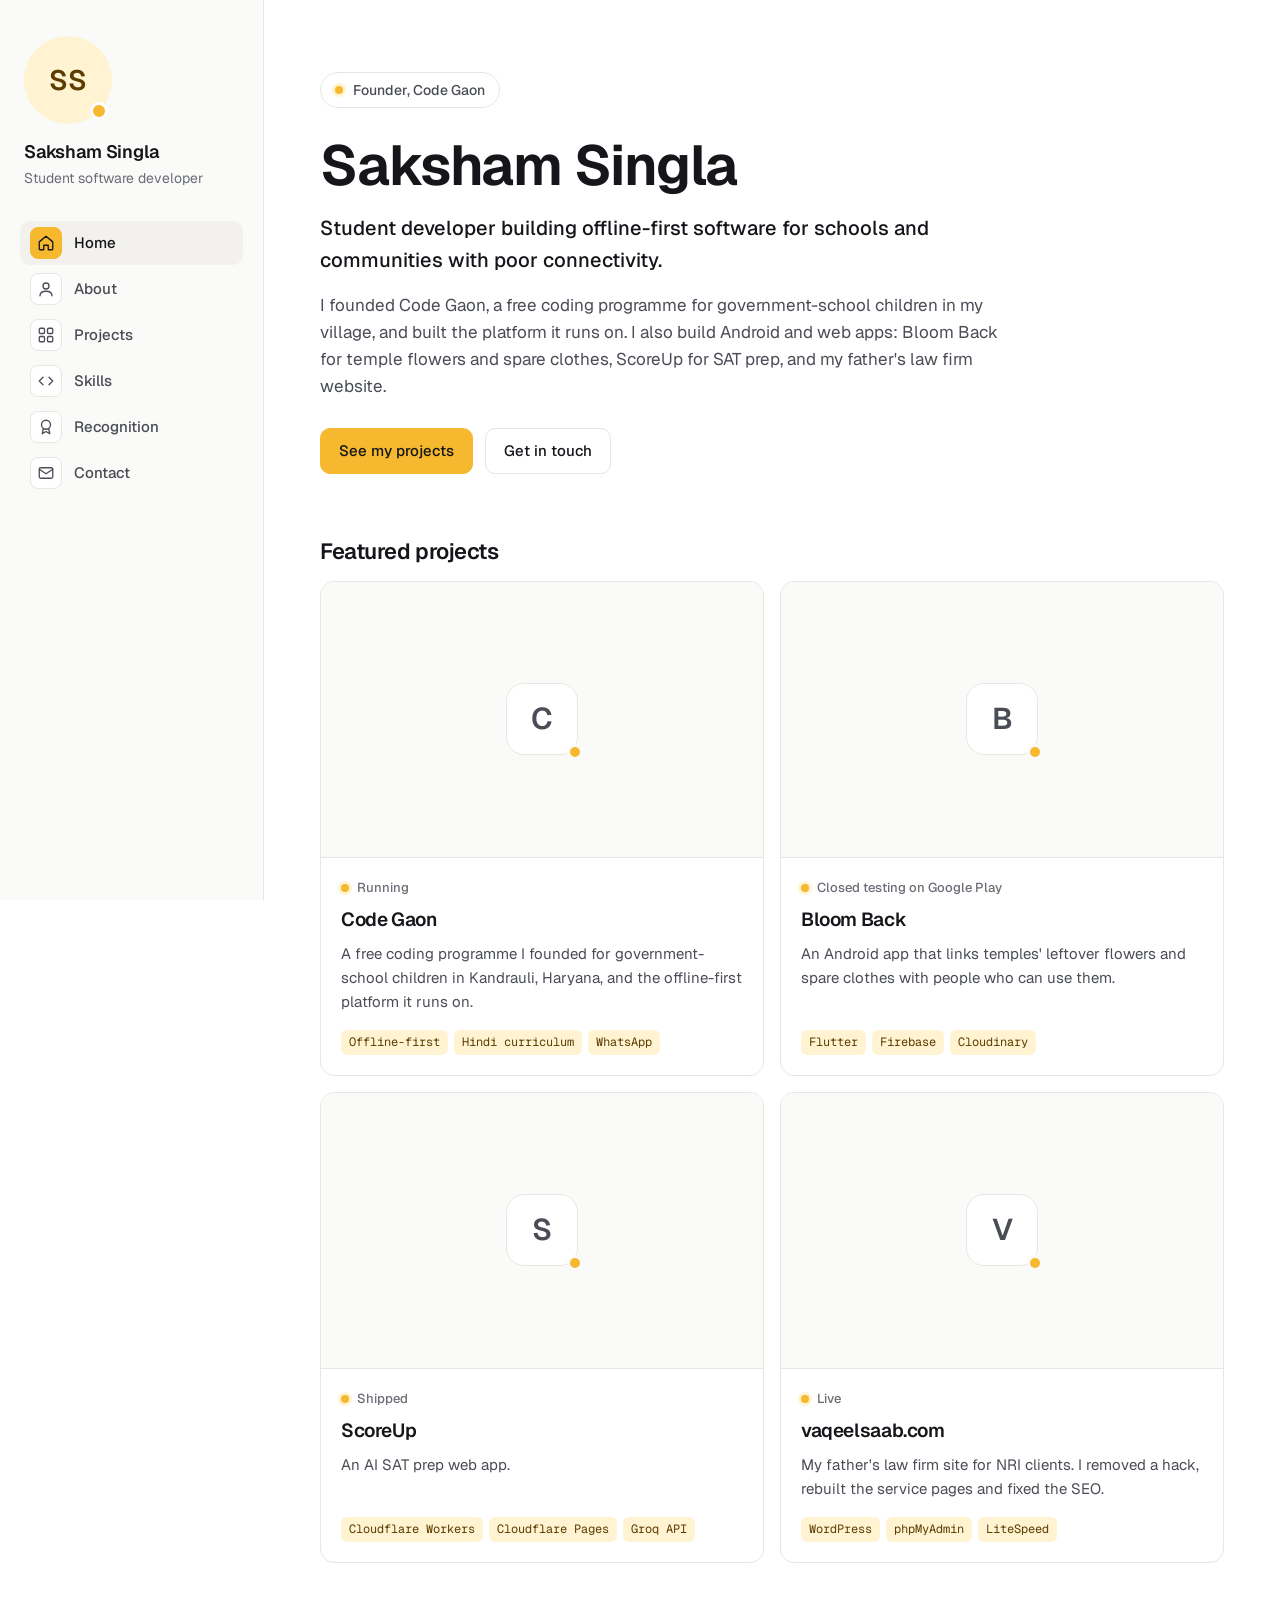
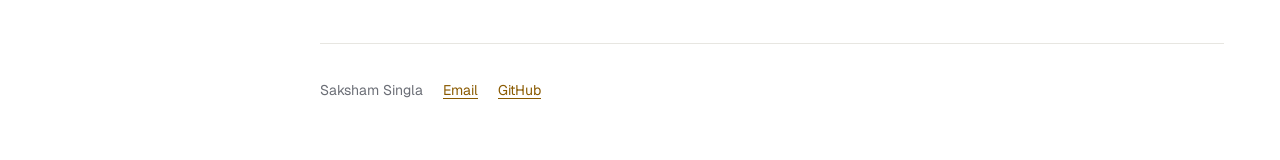
<file: index.html>
<!doctype html>
<html lang="en">
<head>
  <meta charset="utf-8">
  <meta name="viewport" content="width=device-width, initial-scale=1">
  <title>Saksham Singla</title>
  <meta name="description" content="Saksham Singla, student developer building offline-first software for schools and communities. Founder of Code Gaon; builder of Bloom Back and ScoreUp.">
  <meta name="theme-color" content="#FFFFFF">
  <link rel="canonical" href="https://sakshamsingla2022.github.io/">
  <meta property="og:type" content="website">
  <meta property="og:site_name" content="Saksham Singla">
  <meta property="og:url" content="https://sakshamsingla2022.github.io/">
  <meta property="og:title" content="Saksham Singla">
  <meta property="og:description" content="Saksham Singla, student developer building offline-first software for schools and communities. Founder of Code Gaon; builder of Bloom Back and ScoreUp.">
  <meta property="og:image" content="https://sakshamsingla2022.github.io/assets/og-image.png">
  <meta property="og:image:width" content="1200">
  <meta property="og:image:height" content="630">
  <meta property="og:image:alt" content="Saksham Singla, student developer building offline-first software">
  <meta name="twitter:card" content="summary_large_image">
  <script type="application/ld+json">
  {
    "@context": "https://schema.org",
    "@type": "Person",
    "name": "Saksham Singla",
    "url": "https://sakshamsingla2022.github.io/",
    "jobTitle": "Student software developer",
    "address": { "@type": "PostalAddress", "addressLocality": "Haryana, India" },
    "sameAs": ["https://github.com/sakshamsingla2022"],
    "knowsAbout": ["Flutter", "Firebase", "Offline-first software", "Python"]
  }
  </script>
  <link rel="icon" href="favicon.png" type="image/png" sizes="32x32">
  <link rel="icon" href="favicon.svg" type="image/svg+xml">
  <link rel="apple-touch-icon" href="apple-touch-icon.png">
  <link rel="preconnect" href="https://fonts.googleapis.com">
  <link rel="preconnect" href="https://fonts.gstatic.com" crossorigin>
  <!-- Fonts load without blocking the first paint: text shows at once, then switches to Geist. -->
  <link rel="preload" as="style" href="https://fonts.googleapis.com/css2?family=Geist:wght@400;500;600;700&family=Geist+Mono:wght@400;500&display=swap">
  <link rel="stylesheet" href="https://fonts.googleapis.com/css2?family=Geist:wght@400;500;600;700&family=Geist+Mono:wght@400;500&display=swap" media="print" onload="this.media='all'">
  <noscript><link rel="stylesheet" href="https://fonts.googleapis.com/css2?family=Geist:wght@400;500;600;700&family=Geist+Mono:wght@400;500&display=swap"></noscript>
  <link rel="stylesheet" href="style.css">
  <script>document.documentElement.classList.add("js")</script>
</head>
<body>
  <a class="skip" href="#main">Skip to content</a>

  <header class="side">
    <div class="side-top">
      <a class="me" href="index.html">
        <span class="avatar">
          <span class="initials" aria-hidden="true">SS</span>
          <img data-img="photo.jpg" alt="Photo of Saksham Singla" width="88" height="88" hidden onload="this.classList.add('ok')">
          <span class="dot" aria-hidden="true"></span>
        </span>
        <span>
          <span class="me-name">Saksham Singla</span>
          <span class="me-role">Student software developer</span>
        </span>
      </a>
      <button class="menu-btn" type="button" aria-expanded="false" aria-controls="nav">
        <svg viewBox="0 0 24 24" aria-hidden="true"><path d="M4 7h16M4 12h16M4 17h16"/></svg>Menu
      </button>
    </div>
    <nav id="nav" class="nav" aria-label="Main">
      <a href="index.html" class="on" aria-current="page"><span class="ico" aria-hidden="true"><svg viewBox="0 0 24 24"><path d="M3 10.5 12 3l9 7.5V20a1 1 0 0 1-1 1h-5v-6H9v6H4a1 1 0 0 1-1-1z"/></svg></span>Home</a>
      <a href="about.html"><span class="ico" aria-hidden="true"><svg viewBox="0 0 24 24"><circle cx="12" cy="8" r="4"/><path d="M4 21c0-4 3.6-6 8-6s8 2 8 6"/></svg></span>About</a>
      <a href="projects.html"><span class="ico" aria-hidden="true"><svg viewBox="0 0 24 24"><rect x="3" y="3" width="7" height="7" rx="1.5"/><rect x="14" y="3" width="7" height="7" rx="1.5"/><rect x="3" y="14" width="7" height="7" rx="1.5"/><rect x="14" y="14" width="7" height="7" rx="1.5"/></svg></span>Projects</a>
      <a href="skills.html"><span class="ico" aria-hidden="true"><svg viewBox="0 0 24 24"><path d="m8 7-5 5 5 5M16 7l5 5-5 5"/></svg></span>Skills</a>
      <a href="recognition.html"><span class="ico" aria-hidden="true"><svg viewBox="0 0 24 24"><circle cx="12" cy="9" r="6"/><path d="m8.5 14-1.5 7 5-3 5 3-1.5-7"/></svg></span>Recognition</a>
      <a href="contact.html"><span class="ico" aria-hidden="true"><svg viewBox="0 0 24 24"><rect x="3" y="5" width="18" height="14" rx="2"/><path d="m3 7 9 6 9-6"/></svg></span>Contact</a>
    </nav>
  </header>

  <main id="main">
    <div class="wrap">
      <section class="hero" aria-labelledby="hero-title">
        <p class="badge"><span class="sdot" aria-hidden="true"></span>Founder, Code Gaon</p>
        <h1 id="hero-title">Saksham Singla</h1>
        <p class="role">Student developer building offline-first software for schools and communities with poor connectivity.</p>
        <p class="summary">I founded Code Gaon, a free coding programme for government-school children in my village, and built the platform it runs on. I also build Android and web apps: Bloom Back for temple flowers and spare clothes, ScoreUp for SAT prep, and my father's law firm website.</p>
        <div class="actions">
          <a class="btn primary" href="projects.html">See my projects</a>
          <a class="btn" data-link="resume" hidden>Download résumé</a>
          <a class="btn" href="contact.html">Get in touch</a>
        </div>
      </section>

      <section class="block" aria-labelledby="featured">
        <h2 id="featured" class="section-title">Featured projects</h2>
        <div class="cards">
        <article class="card">
          <div class="media">
            <span class="tile" aria-hidden="true"><span class="tile-letter">C</span></span>
            <img class="card-shot" data-img="code-gaon.jpg" alt="Code Gaon students at work in the village computer room" width="1600" height="1000" loading="lazy" decoding="async" hidden onload="this.classList.add('ok')">
          </div>
          <div class="card-body">
            <p class="status"><span class="sdot" aria-hidden="true"></span>Running</p>
            <h3><a class="card-link" href="projects.html#code-gaon">Code Gaon</a></h3>
            <p class="desc">A free coding programme I founded for government-school children in Kandrauli, Haryana, and the offline-first platform it runs on.</p>
            <ul class="tags"><li>Offline-first</li><li>Hindi curriculum</li><li>WhatsApp</li></ul>
          </div>
        </article>
        <article class="card">
          <div class="media">
            <span class="tile" aria-hidden="true"><span class="tile-letter">B</span></span>
            <img class="card-shot" data-img="bloom-back.png" alt="Bloom Back app screens" width="1600" height="1000" loading="lazy" decoding="async" hidden onload="this.classList.add('ok')">
          </div>
          <div class="card-body">
            <p class="status"><span class="sdot" aria-hidden="true"></span>Closed testing on Google Play</p>
            <h3><a class="card-link" href="projects.html#bloom-back">Bloom Back</a></h3>
            <p class="desc">An Android app that links temples' leftover flowers and spare clothes with people who can use them.</p>
            <ul class="tags"><li>Flutter</li><li>Firebase</li><li>Cloudinary</li></ul>
          </div>
        </article>
        <article class="card">
          <div class="media">
            <span class="tile" aria-hidden="true"><span class="tile-letter">S</span></span>
            <img class="card-shot" data-img="scoreup.png" alt="ScoreUp web app screen" width="1600" height="1000" loading="lazy" decoding="async" hidden onload="this.classList.add('ok')">
          </div>
          <div class="card-body">
            <p class="status"><span class="sdot" aria-hidden="true"></span>Shipped</p>
            <h3><a class="card-link" href="projects.html#scoreup">ScoreUp</a></h3>
            <p class="desc">An AI SAT prep web app.</p>
            <ul class="tags"><li>Cloudflare Workers</li><li>Cloudflare Pages</li><li>Groq API</li></ul>
          </div>
        </article>
        <article class="card">
          <div class="media">
            <span class="tile" aria-hidden="true"><span class="tile-letter">V</span></span>
          </div>
          <div class="card-body">
            <p class="status"><span class="sdot" aria-hidden="true"></span>Live</p>
            <h3><a class="card-link" href="projects.html#vaqeelsaab">vaqeelsaab.com</a></h3>
            <p class="desc">My father's law firm site for NRI clients. I removed a hack, rebuilt the service pages and fixed the SEO.</p>
            <ul class="tags"><li>WordPress</li><li>phpMyAdmin</li><li>LiteSpeed</li></ul>
          </div>
        </article>
        </div>
      </section>

      <footer class="foot">
        <span>Saksham Singla</span>
        <a data-link="email" href="mailto:sakshamsingla8b@gmail.com">Email</a>
        <a data-link="github" href="https://github.com/sakshamsingla2022">GitHub</a>
        <a data-link="linkedin" hidden>LinkedIn</a>
      </footer>
    </div>
  </main>

  <script src="script.js" defer></script>
</body>
</html>
</file>
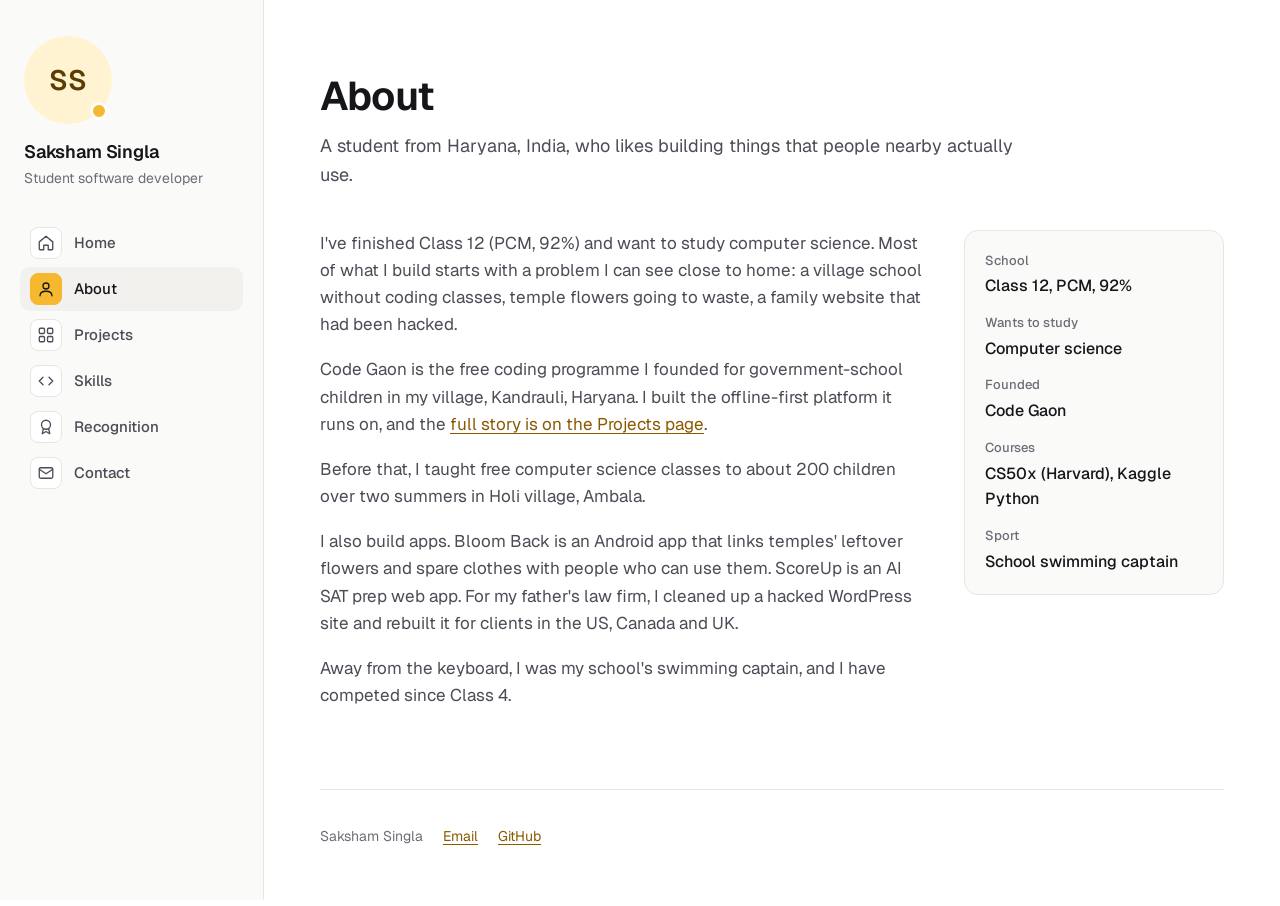
<file: about.html>
<!doctype html>
<html lang="en">
<head>
  <meta charset="utf-8">
  <meta name="viewport" content="width=device-width, initial-scale=1">
  <title>About · Saksham Singla</title>
  <meta name="description" content="Saksham Singla has finished Class 12 (PCM, 92%), founded the Code Gaon coding programme in Haryana, and wants to study computer science.">
  <meta name="theme-color" content="#FFFFFF">
  <link rel="canonical" href="https://sakshamsingla2022.github.io/about.html">
  <meta property="og:type" content="website">
  <meta property="og:site_name" content="Saksham Singla">
  <meta property="og:url" content="https://sakshamsingla2022.github.io/about.html">
  <meta property="og:title" content="About · Saksham Singla">
  <meta property="og:description" content="Saksham Singla has finished Class 12 (PCM, 92%), founded the Code Gaon coding programme in Haryana, and wants to study computer science.">
  <meta property="og:image" content="https://sakshamsingla2022.github.io/assets/og-image.png">
  <meta property="og:image:width" content="1200">
  <meta property="og:image:height" content="630">
  <meta property="og:image:alt" content="Saksham Singla, student developer building offline-first software">
  <meta name="twitter:card" content="summary_large_image">
  <link rel="icon" href="favicon.png" type="image/png" sizes="32x32">
  <link rel="icon" href="favicon.svg" type="image/svg+xml">
  <link rel="apple-touch-icon" href="apple-touch-icon.png">
  <link rel="preconnect" href="https://fonts.googleapis.com">
  <link rel="preconnect" href="https://fonts.gstatic.com" crossorigin>
  <!-- Fonts load without blocking the first paint: text shows at once, then switches to Geist. -->
  <link rel="preload" as="style" href="https://fonts.googleapis.com/css2?family=Geist:wght@400;500;600;700&family=Geist+Mono:wght@400;500&display=swap">
  <link rel="stylesheet" href="https://fonts.googleapis.com/css2?family=Geist:wght@400;500;600;700&family=Geist+Mono:wght@400;500&display=swap" media="print" onload="this.media='all'">
  <noscript><link rel="stylesheet" href="https://fonts.googleapis.com/css2?family=Geist:wght@400;500;600;700&family=Geist+Mono:wght@400;500&display=swap"></noscript>
  <link rel="stylesheet" href="style.css">
  <script>document.documentElement.classList.add("js")</script>
</head>
<body>
  <a class="skip" href="#main">Skip to content</a>

  <header class="side">
    <div class="side-top">
      <a class="me" href="index.html">
        <span class="avatar">
          <span class="initials" aria-hidden="true">SS</span>
          <img data-img="photo.jpg" alt="Photo of Saksham Singla" width="88" height="88" hidden onload="this.classList.add('ok')">
          <span class="dot" aria-hidden="true"></span>
        </span>
        <span>
          <span class="me-name">Saksham Singla</span>
          <span class="me-role">Student software developer</span>
        </span>
      </a>
      <button class="menu-btn" type="button" aria-expanded="false" aria-controls="nav">
        <svg viewBox="0 0 24 24" aria-hidden="true"><path d="M4 7h16M4 12h16M4 17h16"/></svg>Menu
      </button>
    </div>
    <nav id="nav" class="nav" aria-label="Main">
      <a href="index.html"><span class="ico" aria-hidden="true"><svg viewBox="0 0 24 24"><path d="M3 10.5 12 3l9 7.5V20a1 1 0 0 1-1 1h-5v-6H9v6H4a1 1 0 0 1-1-1z"/></svg></span>Home</a>
      <a href="about.html" class="on" aria-current="page"><span class="ico" aria-hidden="true"><svg viewBox="0 0 24 24"><circle cx="12" cy="8" r="4"/><path d="M4 21c0-4 3.6-6 8-6s8 2 8 6"/></svg></span>About</a>
      <a href="projects.html"><span class="ico" aria-hidden="true"><svg viewBox="0 0 24 24"><rect x="3" y="3" width="7" height="7" rx="1.5"/><rect x="14" y="3" width="7" height="7" rx="1.5"/><rect x="3" y="14" width="7" height="7" rx="1.5"/><rect x="14" y="14" width="7" height="7" rx="1.5"/></svg></span>Projects</a>
      <a href="skills.html"><span class="ico" aria-hidden="true"><svg viewBox="0 0 24 24"><path d="m8 7-5 5 5 5M16 7l5 5-5 5"/></svg></span>Skills</a>
      <a href="recognition.html"><span class="ico" aria-hidden="true"><svg viewBox="0 0 24 24"><circle cx="12" cy="9" r="6"/><path d="m8.5 14-1.5 7 5-3 5 3-1.5-7"/></svg></span>Recognition</a>
      <a href="contact.html"><span class="ico" aria-hidden="true"><svg viewBox="0 0 24 24"><rect x="3" y="5" width="18" height="14" rx="2"/><path d="m3 7 9 6 9-6"/></svg></span>Contact</a>
    </nav>
  </header>

  <main id="main">
    <div class="wrap">
      <header class="page-head">
        <h1>About</h1>
        <p>A student from Haryana, India, who likes building things that people nearby actually use.</p>
      </header>

      <div class="about-grid">
        <div class="prose">
          <p>I've finished Class 12 (PCM, 92%) and want to study computer science. Most of what I build starts with a problem I can see close to home: a village school without coding classes, temple flowers going to waste, a family website that had been hacked.</p>
          <p>Code Gaon is the free coding programme I founded for government-school children in my village, Kandrauli, Haryana. I built the offline-first platform it runs on, and the <a href="projects.html#code-gaon">full story is on the Projects page</a>.</p>
          <p>Before that, I taught free computer science classes to about 200 children over two summers in Holi village, Ambala.</p>
          <p>I also build apps. Bloom Back is an Android app that links temples' leftover flowers and spare clothes with people who can use them. ScoreUp is an AI SAT prep web app. For my father's law firm, I cleaned up a hacked WordPress site and rebuilt it for clients in the US, Canada and UK.</p>
          <p>Away from the keyboard, I was my school's swimming captain, and I have competed since Class 4.</p>
        </div>

        <aside class="facts" aria-label="Quick facts">
          <dl>
            <div><dt>School</dt><dd>Class 12, PCM, 92%</dd></div>
            <div><dt>Wants to study</dt><dd>Computer science</dd></div>
            <div><dt>Founded</dt><dd>Code Gaon</dd></div>
            <div><dt>Courses</dt><dd>CS50x (Harvard), Kaggle Python</dd></div>
            <div><dt>Sport</dt><dd>School swimming captain</dd></div>
          </dl>
        </aside>
      </div>

      <section id="gh" class="gh block" aria-labelledby="gh-title" hidden>
        <h2 id="gh-title" class="section-title">GitHub activity</h2>
        <p id="gh-total" class="gh-total"></p>
        <div class="gh-scroll">
          <div id="gh-grid" class="gh-grid" role="img" aria-label="GitHub contribution graph"></div>
        </div>
        <a class="more" data-link="github" href="https://github.com/sakshamsingla2022">View my GitHub profile</a>
      </section>

      <footer class="foot">
        <span>Saksham Singla</span>
        <a data-link="email" href="mailto:sakshamsingla8b@gmail.com">Email</a>
        <a data-link="github" href="https://github.com/sakshamsingla2022">GitHub</a>
        <a data-link="linkedin" hidden>LinkedIn</a>
      </footer>
    </div>
  </main>

  <script src="script.js" defer></script>
</body>
</html>
</file>
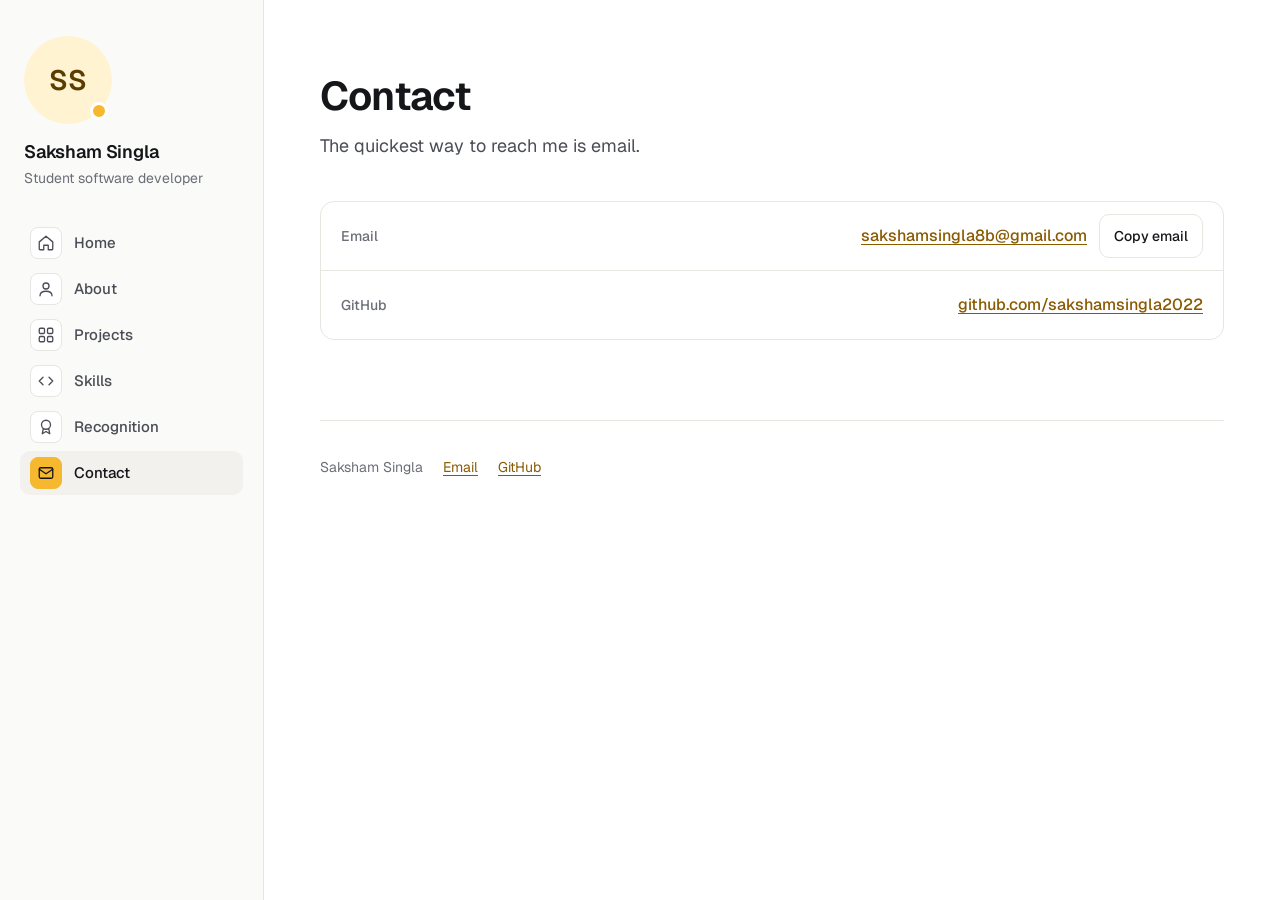
<file: contact.html>
<!doctype html>
<html lang="en">
<head>
  <meta charset="utf-8">
  <meta name="viewport" content="width=device-width, initial-scale=1">
  <title>Contact · Saksham Singla</title>
  <meta name="description" content="Contact Saksham Singla by email, with a one-click copy button for webmail users, or see Saksham's code on GitHub.">
  <meta name="theme-color" content="#FFFFFF">
  <link rel="canonical" href="https://sakshamsingla2022.github.io/contact.html">
  <meta property="og:type" content="website">
  <meta property="og:site_name" content="Saksham Singla">
  <meta property="og:url" content="https://sakshamsingla2022.github.io/contact.html">
  <meta property="og:title" content="Contact · Saksham Singla">
  <meta property="og:description" content="Contact Saksham Singla by email, with a one-click copy button for webmail users, or see Saksham's code on GitHub.">
  <meta property="og:image" content="https://sakshamsingla2022.github.io/assets/og-image.png">
  <meta property="og:image:width" content="1200">
  <meta property="og:image:height" content="630">
  <meta property="og:image:alt" content="Saksham Singla, student developer building offline-first software">
  <meta name="twitter:card" content="summary_large_image">
  <link rel="icon" href="favicon.png" type="image/png" sizes="32x32">
  <link rel="icon" href="favicon.svg" type="image/svg+xml">
  <link rel="apple-touch-icon" href="apple-touch-icon.png">
  <link rel="preconnect" href="https://fonts.googleapis.com">
  <link rel="preconnect" href="https://fonts.gstatic.com" crossorigin>
  <!-- Fonts load without blocking the first paint: text shows at once, then switches to Geist. -->
  <link rel="preload" as="style" href="https://fonts.googleapis.com/css2?family=Geist:wght@400;500;600;700&family=Geist+Mono:wght@400;500&display=swap">
  <link rel="stylesheet" href="https://fonts.googleapis.com/css2?family=Geist:wght@400;500;600;700&family=Geist+Mono:wght@400;500&display=swap" media="print" onload="this.media='all'">
  <noscript><link rel="stylesheet" href="https://fonts.googleapis.com/css2?family=Geist:wght@400;500;600;700&family=Geist+Mono:wght@400;500&display=swap"></noscript>
  <link rel="stylesheet" href="style.css">
  <script>document.documentElement.classList.add("js")</script>
</head>
<body>
  <a class="skip" href="#main">Skip to content</a>

  <header class="side">
    <div class="side-top">
      <a class="me" href="index.html">
        <span class="avatar">
          <span class="initials" aria-hidden="true">SS</span>
          <img data-img="photo.jpg" alt="Photo of Saksham Singla" width="88" height="88" hidden onload="this.classList.add('ok')">
          <span class="dot" aria-hidden="true"></span>
        </span>
        <span>
          <span class="me-name">Saksham Singla</span>
          <span class="me-role">Student software developer</span>
        </span>
      </a>
      <button class="menu-btn" type="button" aria-expanded="false" aria-controls="nav">
        <svg viewBox="0 0 24 24" aria-hidden="true"><path d="M4 7h16M4 12h16M4 17h16"/></svg>Menu
      </button>
    </div>
    <nav id="nav" class="nav" aria-label="Main">
      <a href="index.html"><span class="ico" aria-hidden="true"><svg viewBox="0 0 24 24"><path d="M3 10.5 12 3l9 7.5V20a1 1 0 0 1-1 1h-5v-6H9v6H4a1 1 0 0 1-1-1z"/></svg></span>Home</a>
      <a href="about.html"><span class="ico" aria-hidden="true"><svg viewBox="0 0 24 24"><circle cx="12" cy="8" r="4"/><path d="M4 21c0-4 3.6-6 8-6s8 2 8 6"/></svg></span>About</a>
      <a href="projects.html"><span class="ico" aria-hidden="true"><svg viewBox="0 0 24 24"><rect x="3" y="3" width="7" height="7" rx="1.5"/><rect x="14" y="3" width="7" height="7" rx="1.5"/><rect x="3" y="14" width="7" height="7" rx="1.5"/><rect x="14" y="14" width="7" height="7" rx="1.5"/></svg></span>Projects</a>
      <a href="skills.html"><span class="ico" aria-hidden="true"><svg viewBox="0 0 24 24"><path d="m8 7-5 5 5 5M16 7l5 5-5 5"/></svg></span>Skills</a>
      <a href="recognition.html"><span class="ico" aria-hidden="true"><svg viewBox="0 0 24 24"><circle cx="12" cy="9" r="6"/><path d="m8.5 14-1.5 7 5-3 5 3-1.5-7"/></svg></span>Recognition</a>
      <a href="contact.html" class="on" aria-current="page"><span class="ico" aria-hidden="true"><svg viewBox="0 0 24 24"><rect x="3" y="5" width="18" height="14" rx="2"/><path d="m3 7 9 6 9-6"/></svg></span>Contact</a>
    </nav>
  </header>

  <main id="main">
    <div class="wrap">
      <header class="page-head">
        <h1>Contact</h1>
        <p>The quickest way to reach me is email.</p>
      </header>

      <ul class="contact-list">
        <li>
          <span class="label">Email</span>
          <span class="email-group">
            <a id="email-text" data-link="email" href="mailto:sakshamsingla8b@gmail.com">sakshamsingla8b@gmail.com</a>
            <button class="btn btn-sm copy-btn" type="button" data-copy="email-text">Copy email</button>
            <span class="sr-only" id="copy-status" aria-live="polite"></span>
          </span>
        </li>
        <li><span class="label">GitHub</span><a data-link="github" href="https://github.com/sakshamsingla2022">github.com/sakshamsingla2022</a></li>
        <li data-row="linkedin" hidden><span class="label">LinkedIn</span><a data-link="linkedin">LinkedIn profile</a></li>
        <li data-row="resume" hidden><span class="label">Résumé</span><a data-link="resume">Download PDF</a></li>
      </ul>

      <footer class="foot">
        <span>Saksham Singla</span>
        <a data-link="email" href="mailto:sakshamsingla8b@gmail.com">Email</a>
        <a data-link="github" href="https://github.com/sakshamsingla2022">GitHub</a>
        <a data-link="linkedin" hidden>LinkedIn</a>
      </footer>
    </div>
  </main>

  <script src="script.js" defer></script>
</body>
</html>
</file>
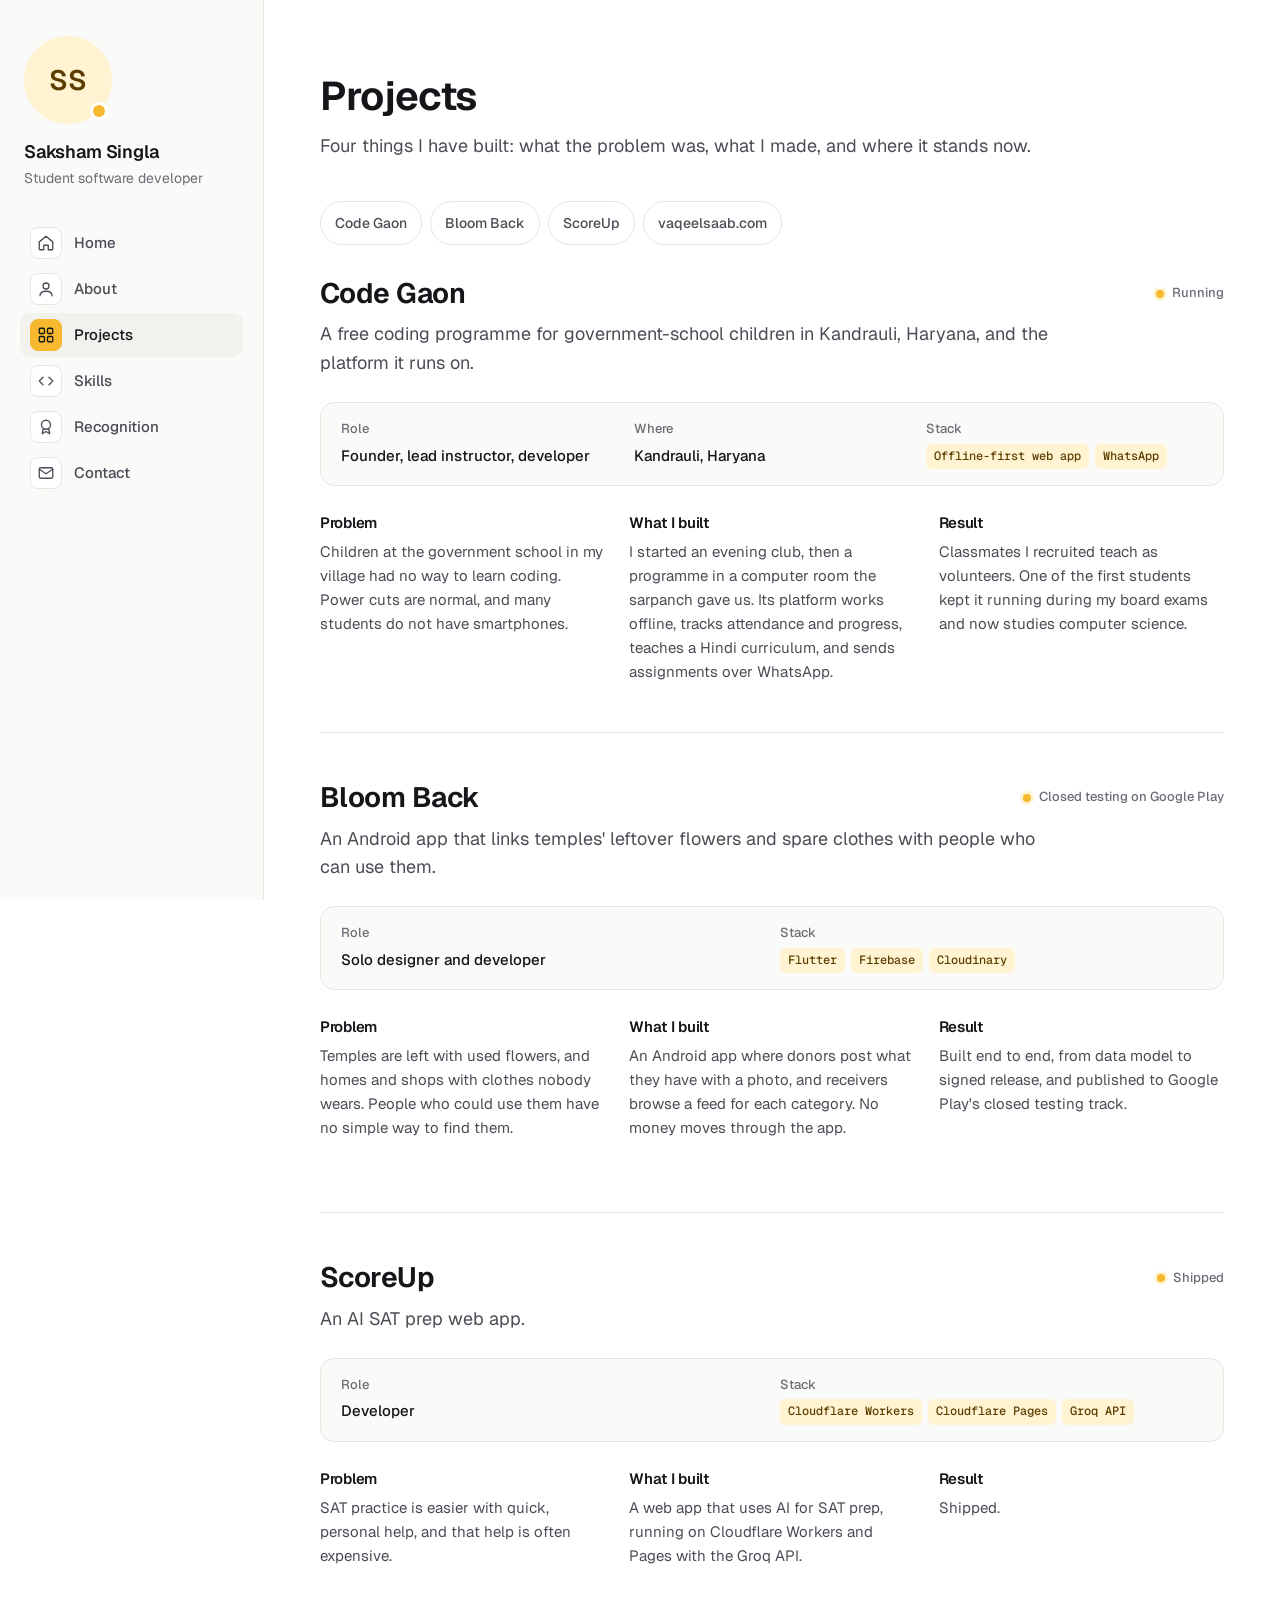
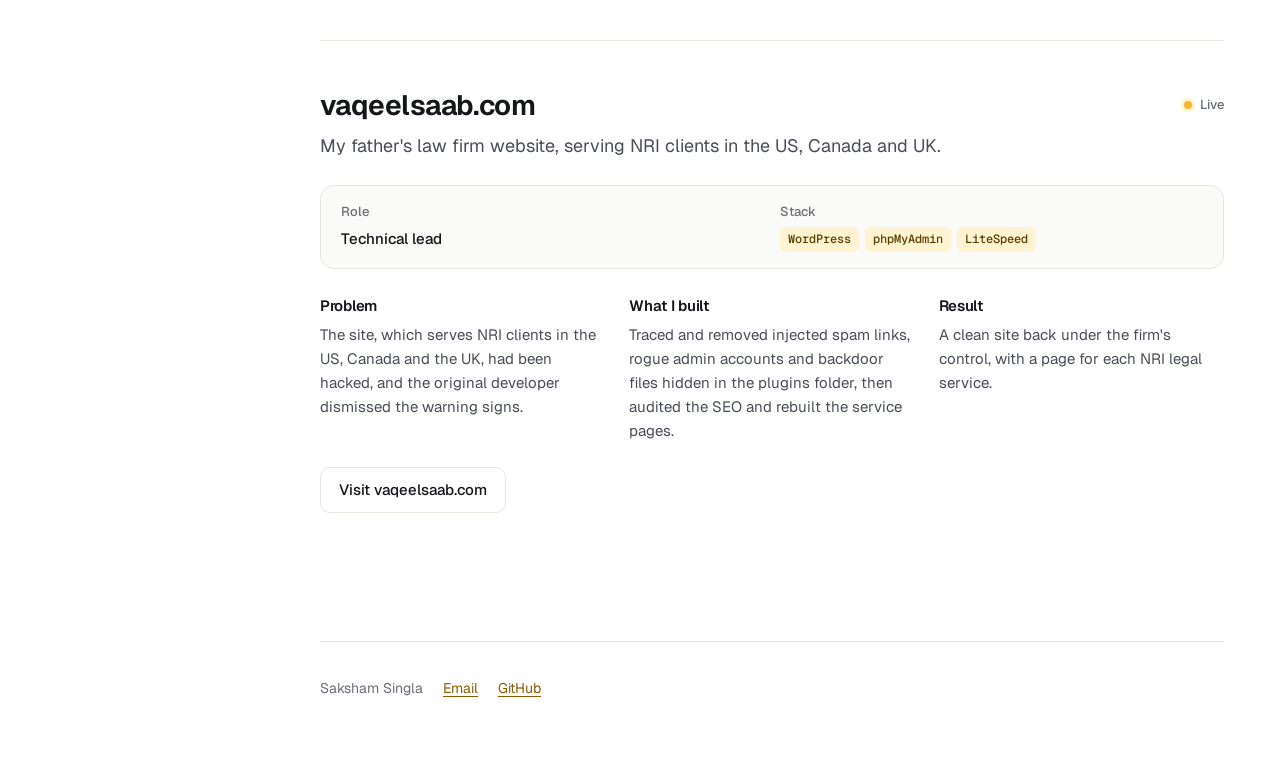
<file: projects.html>
<!doctype html>
<html lang="en">
<head>
  <meta charset="utf-8">
  <meta name="viewport" content="width=device-width, initial-scale=1">
  <title>Projects · Saksham Singla</title>
  <meta name="description" content="Case studies of Code Gaon, Bloom Back, ScoreUp and vaqeelsaab.com: the problem, what Saksham Singla built, and the result.">
  <meta name="theme-color" content="#FFFFFF">
  <link rel="canonical" href="https://sakshamsingla2022.github.io/projects.html">
  <meta property="og:type" content="website">
  <meta property="og:site_name" content="Saksham Singla">
  <meta property="og:url" content="https://sakshamsingla2022.github.io/projects.html">
  <meta property="og:title" content="Projects · Saksham Singla">
  <meta property="og:description" content="Case studies of Code Gaon, Bloom Back, ScoreUp and vaqeelsaab.com: the problem, what Saksham Singla built, and the result.">
  <meta property="og:image" content="https://sakshamsingla2022.github.io/assets/og-image.png">
  <meta property="og:image:width" content="1200">
  <meta property="og:image:height" content="630">
  <meta property="og:image:alt" content="Saksham Singla, student developer building offline-first software">
  <meta name="twitter:card" content="summary_large_image">
  <link rel="icon" href="favicon.png" type="image/png" sizes="32x32">
  <link rel="icon" href="favicon.svg" type="image/svg+xml">
  <link rel="apple-touch-icon" href="apple-touch-icon.png">
  <link rel="preconnect" href="https://fonts.googleapis.com">
  <link rel="preconnect" href="https://fonts.gstatic.com" crossorigin>
  <!-- Fonts load without blocking the first paint: text shows at once, then switches to Geist. -->
  <link rel="preload" as="style" href="https://fonts.googleapis.com/css2?family=Geist:wght@400;500;600;700&family=Geist+Mono:wght@400;500&display=swap">
  <link rel="stylesheet" href="https://fonts.googleapis.com/css2?family=Geist:wght@400;500;600;700&family=Geist+Mono:wght@400;500&display=swap" media="print" onload="this.media='all'">
  <noscript><link rel="stylesheet" href="https://fonts.googleapis.com/css2?family=Geist:wght@400;500;600;700&family=Geist+Mono:wght@400;500&display=swap"></noscript>
  <link rel="stylesheet" href="style.css">
  <script>document.documentElement.classList.add("js")</script>
</head>
<body>
  <a class="skip" href="#main">Skip to content</a>

  <header class="side">
    <div class="side-top">
      <a class="me" href="index.html">
        <span class="avatar">
          <span class="initials" aria-hidden="true">SS</span>
          <img data-img="photo.jpg" alt="Photo of Saksham Singla" width="88" height="88" hidden onload="this.classList.add('ok')">
          <span class="dot" aria-hidden="true"></span>
        </span>
        <span>
          <span class="me-name">Saksham Singla</span>
          <span class="me-role">Student software developer</span>
        </span>
      </a>
      <button class="menu-btn" type="button" aria-expanded="false" aria-controls="nav">
        <svg viewBox="0 0 24 24" aria-hidden="true"><path d="M4 7h16M4 12h16M4 17h16"/></svg>Menu
      </button>
    </div>
    <nav id="nav" class="nav" aria-label="Main">
      <a href="index.html"><span class="ico" aria-hidden="true"><svg viewBox="0 0 24 24"><path d="M3 10.5 12 3l9 7.5V20a1 1 0 0 1-1 1h-5v-6H9v6H4a1 1 0 0 1-1-1z"/></svg></span>Home</a>
      <a href="about.html"><span class="ico" aria-hidden="true"><svg viewBox="0 0 24 24"><circle cx="12" cy="8" r="4"/><path d="M4 21c0-4 3.6-6 8-6s8 2 8 6"/></svg></span>About</a>
      <a href="projects.html" class="on" aria-current="page"><span class="ico" aria-hidden="true"><svg viewBox="0 0 24 24"><rect x="3" y="3" width="7" height="7" rx="1.5"/><rect x="14" y="3" width="7" height="7" rx="1.5"/><rect x="3" y="14" width="7" height="7" rx="1.5"/><rect x="14" y="14" width="7" height="7" rx="1.5"/></svg></span>Projects</a>
      <a href="skills.html"><span class="ico" aria-hidden="true"><svg viewBox="0 0 24 24"><path d="m8 7-5 5 5 5M16 7l5 5-5 5"/></svg></span>Skills</a>
      <a href="recognition.html"><span class="ico" aria-hidden="true"><svg viewBox="0 0 24 24"><circle cx="12" cy="9" r="6"/><path d="m8.5 14-1.5 7 5-3 5 3-1.5-7"/></svg></span>Recognition</a>
      <a href="contact.html"><span class="ico" aria-hidden="true"><svg viewBox="0 0 24 24"><rect x="3" y="5" width="18" height="14" rx="2"/><path d="m3 7 9 6 9-6"/></svg></span>Contact</a>
    </nav>
  </header>

  <main id="main">
    <div class="wrap">
      <header class="page-head">
        <h1>Projects</h1>
        <p>Four things I have built: what the problem was, what I made, and where it stands now.</p>
      </header>

      <ul class="jump" aria-label="Jump to a project">
        <li><a href="#code-gaon">Code Gaon</a></li>
        <li><a href="#bloom-back">Bloom Back</a></li>
        <li><a href="#scoreup">ScoreUp</a></li>
        <li><a href="#vaqeelsaab">vaqeelsaab.com</a></li>
      </ul>

      <article class="case" id="code-gaon" aria-labelledby="code-gaon-title">
        <div class="case-media" data-media hidden><img class="case-shot" data-img="code-gaon.jpg" alt="Code Gaon students at work in the village computer room" width="1600" height="1000" decoding="async" hidden onload="this.classList.add('ok')"></div>
        <div class="case-head">
          <h2 id="code-gaon-title">Code Gaon</h2>
          <p class="status"><span class="sdot" aria-hidden="true"></span>Running</p>
        </div>
        <p class="lede">A free coding programme for government-school children in Kandrauli, Haryana, and the platform it runs on.</p>
        <dl class="meta">
          <div><dt>Role</dt><dd>Founder, lead instructor, developer</dd></div>
          <div><dt>Where</dt><dd>Kandrauli, Haryana</dd></div>
          <div><dt>Stack</dt><dd><ul class="tags"><li>Offline-first web app</li><li>WhatsApp</li></ul></dd></div>
        </dl>
        <div class="case-grid">
          <section><h3>Problem</h3><p>Children at the government school in my village had no way to learn coding. Power cuts are normal, and many students do not have smartphones.</p></section>
          <section><h3>What I built</h3><p>I started an evening club, then a programme in a computer room the sarpanch gave us. Its platform works offline, tracks attendance and progress, teaches a Hindi curriculum, and sends assignments over WhatsApp.</p></section>
          <section><h3>Result</h3><p>Classmates I recruited teach as volunteers. One of the first students kept it running during my board exams and now studies computer science.</p></section>
        </div>
      </article>
      <article class="case" id="bloom-back" aria-labelledby="bloom-back-title">
        <div class="case-media" data-media hidden><img class="case-shot" data-img="bloom-back.png" alt="Bloom Back app screens" width="1600" height="1000" loading="lazy" decoding="async" hidden onload="this.classList.add('ok')"></div>
        <div class="case-head">
          <h2 id="bloom-back-title">Bloom Back</h2>
          <p class="status"><span class="sdot" aria-hidden="true"></span>Closed testing on Google Play</p>
        </div>
        <p class="lede">An Android app that links temples' leftover flowers and spare clothes with people who can use them.</p>
        <dl class="meta">
          <div><dt>Role</dt><dd>Solo designer and developer</dd></div>
          <div><dt>Stack</dt><dd><ul class="tags"><li>Flutter</li><li>Firebase</li><li>Cloudinary</li></ul></dd></div>
        </dl>
        <div class="case-grid">
          <section><h3>Problem</h3><p>Temples are left with used flowers, and homes and shops with clothes nobody wears. People who could use them have no simple way to find them.</p></section>
          <section><h3>What I built</h3><p>An Android app where donors post what they have with a photo, and receivers browse a feed for each category. No money moves through the app.</p></section>
          <section><h3>Result</h3><p>Built end to end, from data model to signed release, and published to Google Play's closed testing track.</p></section>
        </div>
        <p class="case-links">
          <a class="btn" data-link="bloomback" hidden>Get it on Google Play</a>
        </p>
      </article>
      <article class="case" id="scoreup" aria-labelledby="scoreup-title">
        <div class="case-media" data-media hidden><img class="case-shot" data-img="scoreup.png" alt="ScoreUp web app screen" width="1600" height="1000" loading="lazy" decoding="async" hidden onload="this.classList.add('ok')"></div>
        <div class="case-head">
          <h2 id="scoreup-title">ScoreUp</h2>
          <p class="status"><span class="sdot" aria-hidden="true"></span>Shipped</p>
        </div>
        <p class="lede">An AI SAT prep web app.</p>
        <dl class="meta">
          <div><dt>Role</dt><dd>Developer</dd></div>
          <div><dt>Stack</dt><dd><ul class="tags"><li>Cloudflare Workers</li><li>Cloudflare Pages</li><li>Groq API</li></ul></dd></div>
        </dl>
        <div class="case-grid">
          <section><h3>Problem</h3><p>SAT practice is easier with quick, personal help, and that help is often expensive.</p></section>
          <section><h3>What I built</h3><p>A web app that uses AI for SAT prep, running on Cloudflare Workers and Pages with the Groq API.</p></section>
          <section><h3>Result</h3><p>Shipped.</p></section>
        </div>
        <p class="case-links">
          <a class="btn" data-link="scoreup" hidden>Open ScoreUp</a>
        </p>
      </article>
      <article class="case" id="vaqeelsaab" aria-labelledby="vaqeelsaab-title">
        <div class="case-head">
          <h2 id="vaqeelsaab-title">vaqeelsaab.com</h2>
          <p class="status"><span class="sdot" aria-hidden="true"></span>Live</p>
        </div>
        <p class="lede">My father's law firm website, serving NRI clients in the US, Canada and UK.</p>
        <dl class="meta">
          <div><dt>Role</dt><dd>Technical lead</dd></div>
          <div><dt>Stack</dt><dd><ul class="tags"><li>WordPress</li><li>phpMyAdmin</li><li>LiteSpeed</li></ul></dd></div>
        </dl>
        <div class="case-grid">
          <section><h3>Problem</h3><p>The site, which serves NRI clients in the US, Canada and the UK, had been hacked, and the original developer dismissed the warning signs.</p></section>
          <section><h3>What I built</h3><p>Traced and removed injected spam links, rogue admin accounts and backdoor files hidden in the plugins folder, then audited the SEO and rebuilt the service pages.</p></section>
          <section><h3>Result</h3><p>A clean site back under the firm's control, with a page for each NRI legal service.</p></section>
        </div>
        <p class="case-links">
          <a class="btn" data-link="vaqeelsaab" hidden>Visit vaqeelsaab.com</a>
        </p>
      </article>

      <footer class="foot">
        <span>Saksham Singla</span>
        <a data-link="email" href="mailto:sakshamsingla8b@gmail.com">Email</a>
        <a data-link="github" href="https://github.com/sakshamsingla2022">GitHub</a>
        <a data-link="linkedin" hidden>LinkedIn</a>
      </footer>
    </div>
  </main>

  <script src="script.js" defer></script>
</body>
</html>
</file>
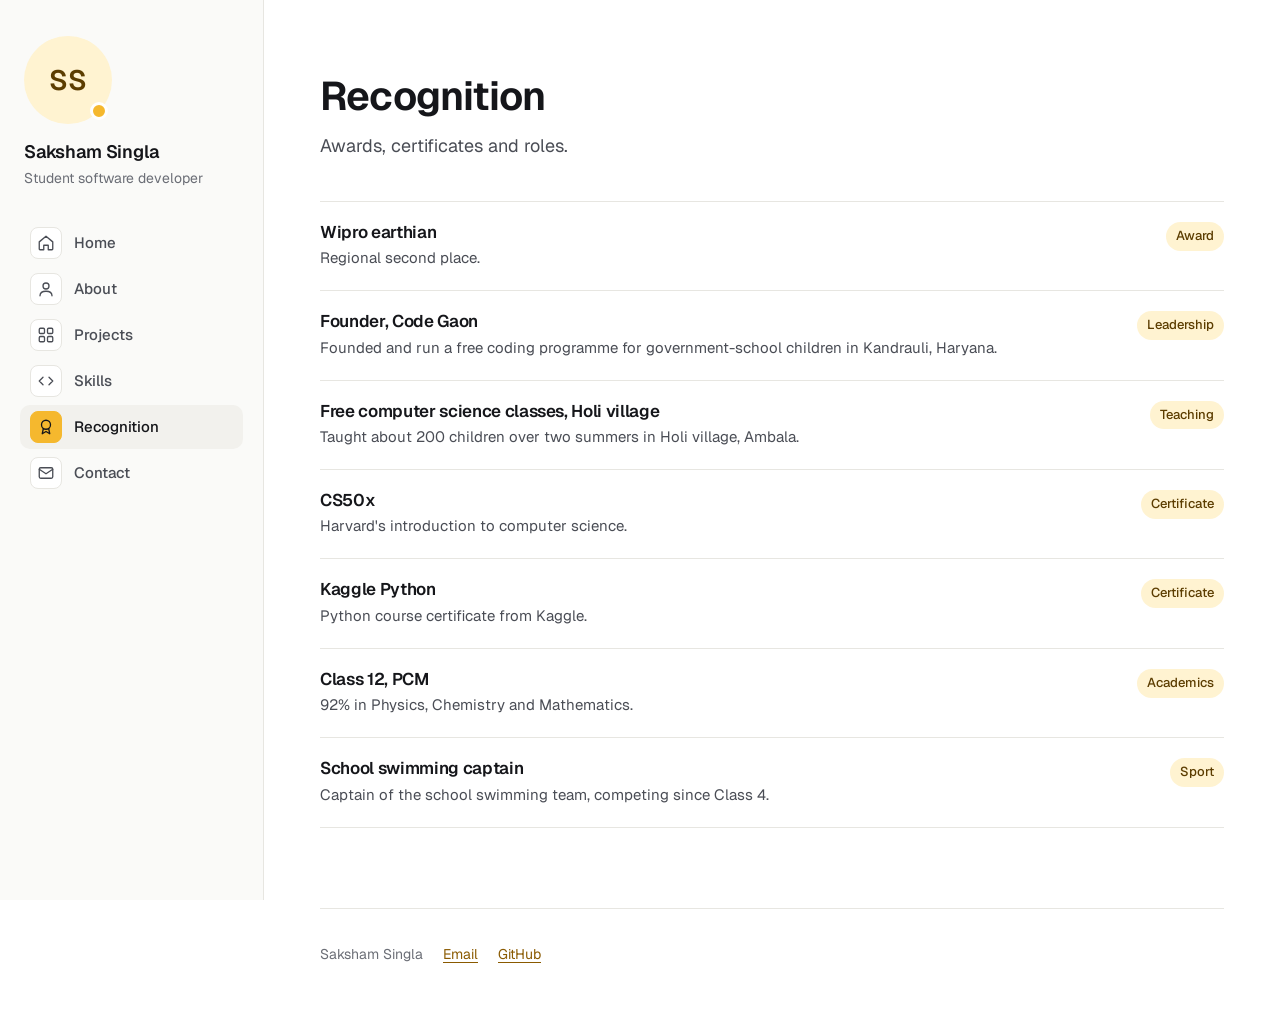
<file: recognition.html>
<!doctype html>
<html lang="en">
<head>
  <meta charset="utf-8">
  <meta name="viewport" content="width=device-width, initial-scale=1">
  <title>Recognition · Saksham Singla</title>
  <meta name="description" content="Saksham Singla's awards and roles: Wipro earthian regional second place, founder of Code Gaon, CS50x, Kaggle Python and swimming captain.">
  <meta name="theme-color" content="#FFFFFF">
  <link rel="canonical" href="https://sakshamsingla2022.github.io/recognition.html">
  <meta property="og:type" content="website">
  <meta property="og:site_name" content="Saksham Singla">
  <meta property="og:url" content="https://sakshamsingla2022.github.io/recognition.html">
  <meta property="og:title" content="Recognition · Saksham Singla">
  <meta property="og:description" content="Saksham Singla's awards and roles: Wipro earthian regional second place, founder of Code Gaon, CS50x, Kaggle Python and swimming captain.">
  <meta property="og:image" content="https://sakshamsingla2022.github.io/assets/og-image.png">
  <meta property="og:image:width" content="1200">
  <meta property="og:image:height" content="630">
  <meta property="og:image:alt" content="Saksham Singla, student developer building offline-first software">
  <meta name="twitter:card" content="summary_large_image">
  <link rel="icon" href="favicon.png" type="image/png" sizes="32x32">
  <link rel="icon" href="favicon.svg" type="image/svg+xml">
  <link rel="apple-touch-icon" href="apple-touch-icon.png">
  <link rel="preconnect" href="https://fonts.googleapis.com">
  <link rel="preconnect" href="https://fonts.gstatic.com" crossorigin>
  <!-- Fonts load without blocking the first paint: text shows at once, then switches to Geist. -->
  <link rel="preload" as="style" href="https://fonts.googleapis.com/css2?family=Geist:wght@400;500;600;700&family=Geist+Mono:wght@400;500&display=swap">
  <link rel="stylesheet" href="https://fonts.googleapis.com/css2?family=Geist:wght@400;500;600;700&family=Geist+Mono:wght@400;500&display=swap" media="print" onload="this.media='all'">
  <noscript><link rel="stylesheet" href="https://fonts.googleapis.com/css2?family=Geist:wght@400;500;600;700&family=Geist+Mono:wght@400;500&display=swap"></noscript>
  <link rel="stylesheet" href="style.css">
  <script>document.documentElement.classList.add("js")</script>
</head>
<body>
  <a class="skip" href="#main">Skip to content</a>

  <header class="side">
    <div class="side-top">
      <a class="me" href="index.html">
        <span class="avatar">
          <span class="initials" aria-hidden="true">SS</span>
          <img data-img="photo.jpg" alt="Photo of Saksham Singla" width="88" height="88" hidden onload="this.classList.add('ok')">
          <span class="dot" aria-hidden="true"></span>
        </span>
        <span>
          <span class="me-name">Saksham Singla</span>
          <span class="me-role">Student software developer</span>
        </span>
      </a>
      <button class="menu-btn" type="button" aria-expanded="false" aria-controls="nav">
        <svg viewBox="0 0 24 24" aria-hidden="true"><path d="M4 7h16M4 12h16M4 17h16"/></svg>Menu
      </button>
    </div>
    <nav id="nav" class="nav" aria-label="Main">
      <a href="index.html"><span class="ico" aria-hidden="true"><svg viewBox="0 0 24 24"><path d="M3 10.5 12 3l9 7.5V20a1 1 0 0 1-1 1h-5v-6H9v6H4a1 1 0 0 1-1-1z"/></svg></span>Home</a>
      <a href="about.html"><span class="ico" aria-hidden="true"><svg viewBox="0 0 24 24"><circle cx="12" cy="8" r="4"/><path d="M4 21c0-4 3.6-6 8-6s8 2 8 6"/></svg></span>About</a>
      <a href="projects.html"><span class="ico" aria-hidden="true"><svg viewBox="0 0 24 24"><rect x="3" y="3" width="7" height="7" rx="1.5"/><rect x="14" y="3" width="7" height="7" rx="1.5"/><rect x="3" y="14" width="7" height="7" rx="1.5"/><rect x="14" y="14" width="7" height="7" rx="1.5"/></svg></span>Projects</a>
      <a href="skills.html"><span class="ico" aria-hidden="true"><svg viewBox="0 0 24 24"><path d="m8 7-5 5 5 5M16 7l5 5-5 5"/></svg></span>Skills</a>
      <a href="recognition.html" class="on" aria-current="page"><span class="ico" aria-hidden="true"><svg viewBox="0 0 24 24"><circle cx="12" cy="9" r="6"/><path d="m8.5 14-1.5 7 5-3 5 3-1.5-7"/></svg></span>Recognition</a>
      <a href="contact.html"><span class="ico" aria-hidden="true"><svg viewBox="0 0 24 24"><rect x="3" y="5" width="18" height="14" rx="2"/><path d="m3 7 9 6 9-6"/></svg></span>Contact</a>
    </nav>
  </header>

  <main id="main">
    <div class="wrap">
      <header class="page-head">
        <h1>Recognition</h1>
        <p>Awards, certificates and roles.</p>
      </header>

      <ul class="rows">
        <li>
          <div><h2>Wipro earthian</h2><p>Regional second place.</p></div>
          <span class="tag">Award</span>
        </li>
        <li>
          <div><h2>Founder, Code Gaon</h2><p>Founded and run a free coding programme for government-school children in Kandrauli, Haryana.</p></div>
          <span class="tag">Leadership</span>
        </li>
        <li>
          <div><h2>Free computer science classes, Holi village</h2><p>Taught about 200 children over two summers in Holi village, Ambala.</p></div>
          <span class="tag">Teaching</span>
        </li>
        <li>
          <div><h2>CS50x</h2><p>Harvard's introduction to computer science.</p></div>
          <span class="tag">Certificate</span>
        </li>
        <li>
          <div><h2>Kaggle Python</h2><p>Python course certificate from Kaggle.</p></div>
          <span class="tag">Certificate</span>
        </li>
        <li>
          <div><h2>Class 12, PCM</h2><p>92% in Physics, Chemistry and Mathematics.</p></div>
          <span class="tag">Academics</span>
        </li>
        <li>
          <div><h2>School swimming captain</h2><p>Captain of the school swimming team, competing since Class 4.</p></div>
          <span class="tag">Sport</span>
        </li>
      </ul>

      <footer class="foot">
        <span>Saksham Singla</span>
        <a data-link="email" href="mailto:sakshamsingla8b@gmail.com">Email</a>
        <a data-link="github" href="https://github.com/sakshamsingla2022">GitHub</a>
        <a data-link="linkedin" hidden>LinkedIn</a>
      </footer>
    </div>
  </main>

  <script src="script.js" defer></script>
</body>
</html>
</file>
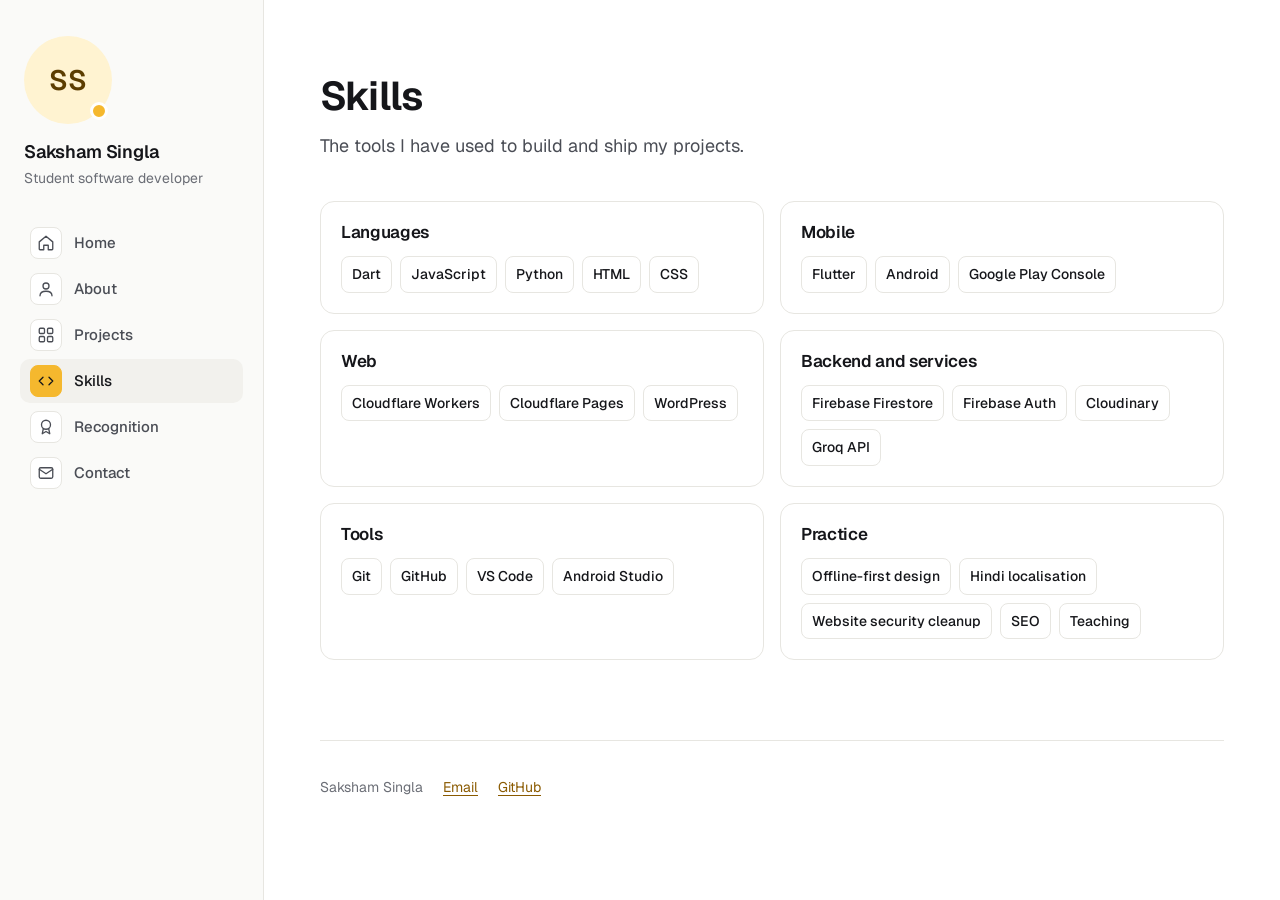
<file: skills.html>
<!doctype html>
<html lang="en">
<head>
  <meta charset="utf-8">
  <meta name="viewport" content="width=device-width, initial-scale=1">
  <title>Skills · Saksham Singla</title>
  <meta name="description" content="Languages, frameworks and tools Saksham Singla uses, including Flutter, Firebase, Cloudflare Workers, Python, JavaScript and Git.">
  <meta name="theme-color" content="#FFFFFF">
  <link rel="canonical" href="https://sakshamsingla2022.github.io/skills.html">
  <meta property="og:type" content="website">
  <meta property="og:site_name" content="Saksham Singla">
  <meta property="og:url" content="https://sakshamsingla2022.github.io/skills.html">
  <meta property="og:title" content="Skills · Saksham Singla">
  <meta property="og:description" content="Languages, frameworks and tools Saksham Singla uses, including Flutter, Firebase, Cloudflare Workers, Python, JavaScript and Git.">
  <meta property="og:image" content="https://sakshamsingla2022.github.io/assets/og-image.png">
  <meta property="og:image:width" content="1200">
  <meta property="og:image:height" content="630">
  <meta property="og:image:alt" content="Saksham Singla, student developer building offline-first software">
  <meta name="twitter:card" content="summary_large_image">
  <link rel="icon" href="favicon.png" type="image/png" sizes="32x32">
  <link rel="icon" href="favicon.svg" type="image/svg+xml">
  <link rel="apple-touch-icon" href="apple-touch-icon.png">
  <link rel="preconnect" href="https://fonts.googleapis.com">
  <link rel="preconnect" href="https://fonts.gstatic.com" crossorigin>
  <!-- Fonts load without blocking the first paint: text shows at once, then switches to Geist. -->
  <link rel="preload" as="style" href="https://fonts.googleapis.com/css2?family=Geist:wght@400;500;600;700&family=Geist+Mono:wght@400;500&display=swap">
  <link rel="stylesheet" href="https://fonts.googleapis.com/css2?family=Geist:wght@400;500;600;700&family=Geist+Mono:wght@400;500&display=swap" media="print" onload="this.media='all'">
  <noscript><link rel="stylesheet" href="https://fonts.googleapis.com/css2?family=Geist:wght@400;500;600;700&family=Geist+Mono:wght@400;500&display=swap"></noscript>
  <link rel="stylesheet" href="style.css">
  <script>document.documentElement.classList.add("js")</script>
</head>
<body>
  <a class="skip" href="#main">Skip to content</a>

  <header class="side">
    <div class="side-top">
      <a class="me" href="index.html">
        <span class="avatar">
          <span class="initials" aria-hidden="true">SS</span>
          <img data-img="photo.jpg" alt="Photo of Saksham Singla" width="88" height="88" hidden onload="this.classList.add('ok')">
          <span class="dot" aria-hidden="true"></span>
        </span>
        <span>
          <span class="me-name">Saksham Singla</span>
          <span class="me-role">Student software developer</span>
        </span>
      </a>
      <button class="menu-btn" type="button" aria-expanded="false" aria-controls="nav">
        <svg viewBox="0 0 24 24" aria-hidden="true"><path d="M4 7h16M4 12h16M4 17h16"/></svg>Menu
      </button>
    </div>
    <nav id="nav" class="nav" aria-label="Main">
      <a href="index.html"><span class="ico" aria-hidden="true"><svg viewBox="0 0 24 24"><path d="M3 10.5 12 3l9 7.5V20a1 1 0 0 1-1 1h-5v-6H9v6H4a1 1 0 0 1-1-1z"/></svg></span>Home</a>
      <a href="about.html"><span class="ico" aria-hidden="true"><svg viewBox="0 0 24 24"><circle cx="12" cy="8" r="4"/><path d="M4 21c0-4 3.6-6 8-6s8 2 8 6"/></svg></span>About</a>
      <a href="projects.html"><span class="ico" aria-hidden="true"><svg viewBox="0 0 24 24"><rect x="3" y="3" width="7" height="7" rx="1.5"/><rect x="14" y="3" width="7" height="7" rx="1.5"/><rect x="3" y="14" width="7" height="7" rx="1.5"/><rect x="14" y="14" width="7" height="7" rx="1.5"/></svg></span>Projects</a>
      <a href="skills.html" class="on" aria-current="page"><span class="ico" aria-hidden="true"><svg viewBox="0 0 24 24"><path d="m8 7-5 5 5 5M16 7l5 5-5 5"/></svg></span>Skills</a>
      <a href="recognition.html"><span class="ico" aria-hidden="true"><svg viewBox="0 0 24 24"><circle cx="12" cy="9" r="6"/><path d="m8.5 14-1.5 7 5-3 5 3-1.5-7"/></svg></span>Recognition</a>
      <a href="contact.html"><span class="ico" aria-hidden="true"><svg viewBox="0 0 24 24"><rect x="3" y="5" width="18" height="14" rx="2"/><path d="m3 7 9 6 9-6"/></svg></span>Contact</a>
    </nav>
  </header>

  <main id="main">
    <div class="wrap">
      <header class="page-head">
        <h1>Skills</h1>
        <p>The tools I have used to build and ship my projects.</p>
      </header>

      <div class="skill-groups">
        <section class="group" aria-labelledby="g1">
          <h2 id="g1">Languages</h2>
          <ul><li>Dart</li><li>JavaScript</li><li>Python</li><li>HTML</li><li>CSS</li></ul>
        </section>
        <section class="group" aria-labelledby="g2">
          <h2 id="g2">Mobile</h2>
          <ul><li>Flutter</li><li>Android</li><li>Google Play Console</li></ul>
        </section>
        <section class="group" aria-labelledby="g3">
          <h2 id="g3">Web</h2>
          <ul><li>Cloudflare Workers</li><li>Cloudflare Pages</li><li>WordPress</li></ul>
        </section>
        <section class="group" aria-labelledby="g4">
          <h2 id="g4">Backend and services</h2>
          <ul><li>Firebase Firestore</li><li>Firebase Auth</li><li>Cloudinary</li><li>Groq API</li></ul>
        </section>
        <section class="group" aria-labelledby="g5">
          <h2 id="g5">Tools</h2>
          <ul><li>Git</li><li>GitHub</li><li>VS Code</li><li>Android Studio</li></ul>
        </section>
        <section class="group" aria-labelledby="g6">
          <h2 id="g6">Practice</h2>
          <ul><li>Offline-first design</li><li>Hindi localisation</li><li>Website security cleanup</li><li>SEO</li><li>Teaching</li></ul>
        </section>
      </div>

      <footer class="foot">
        <span>Saksham Singla</span>
        <a data-link="email" href="mailto:sakshamsingla8b@gmail.com">Email</a>
        <a data-link="github" href="https://github.com/sakshamsingla2022">GitHub</a>
        <a data-link="linkedin" hidden>LinkedIn</a>
      </footer>
    </div>
  </main>

  <script src="script.js" defer></script>
</body>
</html>
</file>
<file: style.css>
/* ==========================================================
   Saksham Singla — portfolio styles
   Design tokens live in :root. Change colours here, not below.
   ========================================================== */

:root {
  --bg: #FFFFFF;          /* page background */
  --side: #FAFAF8;        /* sidebar and soft panels */
  --text: #15161A;        /* main text */
  --text-2: #4A4D55;      /* secondary text */
  --text-3: #6B6E76;      /* labels, small print */
  --line: #E7E6E1;        /* borders */
  --line-strong: #CFCDC6; /* border on hover */
  --hover: #F2F1ED;       /* nav hover */

  --yellow: #F5B82E;      /* fills only: buttons, current icon, dots */
  --tag: #FFF3D1;         /* tag backgrounds */
  --tag-text: #5C3D00;    /* text on tags */
  --amber: #8A5A00;       /* links and small accent text */

  --font: "Geist", system-ui, -apple-system, "Segoe UI", Roboto, sans-serif;
  --mono: "Geist Mono", ui-monospace, SFMono-Regular, Menlo, monospace;

  --side-w: 264px;
  --content: 1040px;
  --radius: 14px;
}

/* ---------- Base ---------- */
*, *::before, *::after { box-sizing: border-box; }
[hidden] { display: none !important; }
html { -webkit-text-size-adjust: 100%; }
body {
  margin: 0;
  background: var(--bg);
  color: var(--text);
  font: 400 16px/1.6 var(--font);
  -webkit-font-smoothing: antialiased;
}
img { display: block; max-width: 100%; }
h1, h2, h3 { margin: 0; line-height: 1.2; letter-spacing: -0.02em; color: var(--text); }
p { margin: 0; }
a { color: var(--amber); text-underline-offset: 3px; text-decoration-thickness: 1px; }
a:hover { color: var(--text); }
:focus-visible { outline: 2px solid var(--text); outline-offset: 3px; border-radius: 6px; }

.skip {
  position: absolute; left: -9999px; top: 8px;
  background: #fff; color: var(--text);
  padding: 10px 14px; border: 1px solid var(--line); border-radius: 8px;
}
.skip:focus { left: 8px; z-index: 100; }

/* Images stay invisible until they have loaded (onload adds .ok).
   Card and case images use opacity, not display:none, so that
   loading="lazy" still works. */
.avatar img:not(.ok) { display: none; }
.card-shot:not(.ok),
.case-shot:not(.ok) { opacity: 0; }

/* ---------- Sidebar ---------- */
.side {
  position: fixed; top: 0; bottom: 0; left: 0;
  width: var(--side-w);
  background: var(--side);
  border-right: 1px solid var(--line);
  padding: 32px 20px;
  display: flex; flex-direction: column; gap: 28px;
  overflow-y: auto;
}
.me {
  display: flex; flex-direction: column; gap: 14px;
  padding: 4px; color: var(--text); text-decoration: none;
}
.me:hover { color: var(--text); }
.avatar {
  position: relative; flex: none;
  width: 88px; height: 88px; border-radius: 50%;
  background: var(--tag);
  display: grid; place-items: center;
}
.initials { font-size: 28px; font-weight: 600; color: var(--tag-text); }
.avatar img {
  position: absolute; inset: 0;
  width: 100%; height: 100%;
  border-radius: 50%; object-fit: cover;
}
.avatar .dot {
  position: absolute; right: 4px; bottom: 4px;
  width: 18px; height: 18px; border-radius: 50%;
  background: var(--yellow); border: 3px solid #fff;   /* white ring keeps it visible on the yellow tint */
}
.me-name { display: block; font-size: 18px; font-weight: 600; letter-spacing: -0.01em; }
.me-role { display: block; font-size: 14px; color: var(--text-3); }

.menu-btn { display: none; }

.nav { display: flex; flex-direction: column; gap: 2px; }
.nav a {
  display: flex; align-items: center; gap: 12px;
  min-height: 44px; padding: 6px 10px; border-radius: 10px;
  color: var(--text-2); text-decoration: none;
  font-size: 15px; font-weight: 500;
}
.nav a:hover { background: var(--hover); color: var(--text); }
.nav a.on { background: var(--hover); color: var(--text); }
.ico {
  flex: none; width: 32px; height: 32px; border-radius: 8px;
  display: grid; place-items: center;
  background: #fff; border: 1px solid var(--line);
}
.ico svg, .menu-btn svg {
  width: 18px; height: 18px;
  fill: none; stroke: currentColor; stroke-width: 1.75;
  stroke-linecap: round; stroke-linejoin: round;
}
.nav a.on .ico { background: var(--yellow); border-color: var(--yellow); color: var(--text); }

/* ---------- Main column ---------- */
main { margin-left: var(--side-w); padding: 72px 56px 48px; }
.wrap { max-width: var(--content); margin-inline: auto; }
.block { margin-top: 64px; }

.page-head { margin-bottom: 40px; }
.page-head h1 { font-size: 40px; font-weight: 650; }
.page-head p { margin-top: 12px; max-width: 60ch; font-size: 18px; color: var(--text-2); }

.section-title {
  margin-bottom: 16px;
  font-size: 22px; font-weight: 600;
  color: var(--text);
}

/* Status dot (yellow fill) */
.sdot {
  flex: none; width: 8px; height: 8px; border-radius: 50%;
  background: var(--yellow); box-shadow: 0 0 0 3px var(--tag);
}
.status {
  display: inline-flex; align-items: center; gap: 8px;
  font-size: 13px; font-weight: 500; color: var(--text-3);
}

/* Tech tags (Geist Mono) */
.tags { list-style: none; margin: 0; padding: 0; display: flex; flex-wrap: wrap; gap: 6px; }
.tags li {
  font-family: var(--mono); font-size: 12px;
  background: var(--tag); color: var(--tag-text);
  padding: 3px 8px; border-radius: 6px;
}

/* Buttons */
.actions { display: flex; flex-wrap: wrap; gap: 12px; margin-top: 28px; }
.btn {
  display: inline-flex; align-items: center; justify-content: center;
  min-height: 44px; padding: 10px 18px; border-radius: 10px;
  background: #fff; color: var(--text); border: 1px solid var(--line);
  font-size: 15px; font-weight: 500; text-decoration: none;
}
.btn:hover { color: var(--text); border-color: var(--line-strong); }
.btn.primary { background: var(--yellow); border-color: var(--yellow); }
.btn.primary:hover { background: #EBAA1A; border-color: #EBAA1A; }

/* Text link with an arrow */
.more {
  display: inline-flex; align-items: center; min-height: 44px;
  font-weight: 500;
}

/* ---------- Home ---------- */
.badge {
  display: inline-flex; align-items: center; gap: 10px;
  margin-bottom: 24px; padding: 6px 14px;
  border: 1px solid var(--line); border-radius: 999px; background: #fff;
  font-size: 14px; font-weight: 500; color: var(--text-2);
}
.hero h1 { font-size: clamp(40px, 6vw, 56px); font-weight: 650; }
.role { margin-top: 12px; font-size: 20px; font-weight: 500; color: var(--text); max-width: 46ch; }
.summary { margin-top: 16px; max-width: 62ch; font-size: 17px; color: var(--text-2); }

.cards { display: grid; grid-template-columns: repeat(2, minmax(0, 1fr)); gap: 16px; }
.card {
  position: relative;
  display: flex; flex-direction: column;
  border: 1px solid var(--line); border-radius: var(--radius);
  background: #fff; overflow: hidden;
  transition: border-color 0.15s;
}
.card:hover { border-color: var(--line-strong); }
.card:has(.card-link:focus-visible) { outline: 2px solid var(--text); outline-offset: 2px; }
/* Every card gets the same 16:10 media slot. The tile sits underneath;
   a loaded image covers it. */
.media {
  position: relative; aspect-ratio: 16 / 10; overflow: hidden;
  background: var(--side); border-bottom: 1px solid var(--line);
}
.card-shot {
  position: absolute; inset: 0;
  width: 100%; height: 100%; object-fit: cover;
}
.tile { position: absolute; inset: 0; display: grid; place-items: center; }
.tile-letter {
  position: relative;
  width: 72px; height: 72px; border-radius: 18px;
  display: grid; place-items: center;
  background: #fff; border: 1px solid var(--line);
  font-size: 30px; font-weight: 600; color: var(--text-2);
}
.tile-letter::after {
  content: ""; position: absolute; right: -6px; bottom: -6px;
  width: 16px; height: 16px; border-radius: 50%;
  background: var(--yellow); border: 3px solid var(--side);
}
.card-body { flex: 1; display: flex; flex-direction: column; gap: 10px; padding: 20px; }
.card h3 { font-size: 19px; font-weight: 600; }
.card-link { color: var(--text); text-decoration: none; }
.card-link:hover { color: var(--text); }
.card-link:focus-visible { outline: none; }
.card-link::after { content: ""; position: absolute; inset: 0; }   /* whole card is clickable */
.card .desc { font-size: 15px; color: var(--text-2); }
.card .tags { margin-top: auto; padding-top: 6px; }

/* ---------- About ---------- */
.about-grid {
  display: grid; grid-template-columns: minmax(0, 1fr) 260px;
  gap: 40px; align-items: start;
}
.prose p { max-width: 65ch; font-size: 17px; color: var(--text-2); }
.prose p + p { margin-top: 18px; }
.facts {
  padding: 20px; border: 1px solid var(--line); border-radius: var(--radius);
  background: var(--side);
}
.facts dl { margin: 0; display: grid; gap: 14px; }
.facts dt { font-size: 13px; font-weight: 500; color: var(--text-3); }
.facts dd { margin: 2px 0 0; font-weight: 500; }

.gh { padding: 20px; border: 1px solid var(--line); border-radius: var(--radius); }
.gh-total { font-size: 15px; color: var(--text-2); }
.gh-scroll { margin-top: 16px; padding-bottom: 6px; overflow-x: auto; }
.gh-grid {
  display: grid; width: max-content;
  grid-template-rows: repeat(7, 11px);
  grid-auto-flow: column; grid-auto-columns: 11px; gap: 3px;
}
.gh-cell { border-radius: 2px; background: #F1F0EC; }
.gh-cell.gh-pad { background: transparent; }
.gh-cell[data-level="1"] { background: #FFE7A3; }
.gh-cell[data-level="2"] { background: #F9CF62; }
.gh-cell[data-level="3"] { background: #F5B82E; }
.gh-cell[data-level="4"] { background: #B87F00; }

/* ---------- Projects ---------- */
.jump { list-style: none; margin: 0 0 8px; padding: 0; display: flex; flex-wrap: wrap; gap: 8px; }
.jump a {
  display: inline-flex; align-items: center; min-height: 44px; padding: 8px 14px;
  border: 1px solid var(--line); border-radius: 999px;
  color: var(--text-2); text-decoration: none; font-size: 14px; font-weight: 500;
}
.jump a:hover { color: var(--text); border-color: var(--line-strong); }

.case { padding: 48px 0; border-top: 1px solid var(--line); scroll-margin-top: 24px; }
.case:first-of-type { border-top: 0; padding-top: 24px; }
.case-media {
  aspect-ratio: 16 / 10; margin-bottom: 24px; overflow: hidden;
  border: 1px solid var(--line); border-radius: var(--radius); background: var(--side);
}
.case-shot { width: 100%; height: 100%; object-fit: cover; }
.case-head { display: flex; flex-wrap: wrap; align-items: center; justify-content: space-between; gap: 8px 16px; }
.case h2 { font-size: 28px; font-weight: 650; }
.lede { margin-top: 10px; max-width: 62ch; font-size: 18px; color: var(--text-2); }
.meta {
  display: grid; grid-template-columns: repeat(auto-fit, minmax(180px, 1fr)); gap: 16px;
  margin: 24px 0 28px; padding: 16px 20px;
  background: var(--side); border: 1px solid var(--line); border-radius: var(--radius);
}
.meta dt { font-size: 13px; font-weight: 500; color: var(--text-3); }
.meta dd { margin: 4px 0 0; font-size: 15px; font-weight: 500; }
.meta .tags { margin-top: 2px; }
.case-grid { display: grid; grid-template-columns: repeat(3, minmax(0, 1fr)); gap: 24px; }
.case-grid h3 { margin-bottom: 8px; font-size: 15px; font-weight: 600; }
.case-grid p { font-size: 15px; color: var(--text-2); }
.case-links { display: flex; flex-wrap: wrap; gap: 12px; margin-top: 24px; }

/* ---------- Skills ---------- */
.skill-groups { display: grid; grid-template-columns: repeat(2, minmax(0, 1fr)); gap: 16px; }
.group { padding: 20px; border: 1px solid var(--line); border-radius: var(--radius); }
.group h2 { font-size: 17px; font-weight: 600; }
.group ul { list-style: none; margin: 14px 0 0; padding: 0; display: flex; flex-wrap: wrap; gap: 8px; }
.group li {
  padding: 6px 10px; border: 1px solid var(--line); border-radius: 8px;
  background: #fff; font-size: 14px; font-weight: 500;
}

/* ---------- Recognition ---------- */
.rows { list-style: none; margin: 0; padding: 0; border-top: 1px solid var(--line); }
.rows li {
  display: grid; grid-template-columns: minmax(0, 1fr) auto; gap: 8px 20px;
  align-items: start; padding: 20px 0; border-bottom: 1px solid var(--line);
}
.rows h2 { font-size: 17px; font-weight: 600; }
.rows p { margin-top: 4px; font-size: 15px; color: var(--text-2); }
.tag {
  padding: 4px 10px; border-radius: 999px; white-space: nowrap;
  background: var(--tag); color: var(--tag-text);
  font-size: 13px; font-weight: 500;
}

/* ---------- Contact ---------- */
.contact-list { list-style: none; margin: 0; padding: 0; border: 1px solid var(--line); border-radius: var(--radius); }
.contact-list li {
  display: flex; flex-wrap: wrap; align-items: center; justify-content: space-between;
  gap: 4px 16px; padding: 12px 20px;
}
.contact-list li + li { border-top: 1px solid var(--line); }
.contact-list .label { font-size: 14px; font-weight: 500; color: var(--text-3); }
.contact-list a { display: inline-flex; align-items: center; min-height: 44px; font-weight: 500; overflow-wrap: anywhere; }
.email-group { display: inline-flex; flex-wrap: wrap; align-items: center; gap: 4px 12px; }
.btn-sm { padding: 8px 14px; font-size: 14px; }
.copy-btn { cursor: pointer; font-family: var(--font); }
.copy-btn.done { background: var(--tag); border-color: var(--tag); color: var(--tag-text); }

/* Visible only to screen readers */
.sr-only {
  position: absolute; width: 1px; height: 1px; padding: 0; margin: -1px;
  overflow: hidden; clip: rect(0 0 0 0); white-space: nowrap; border: 0;
}

/* ---------- Footer ---------- */
.foot {
  margin-top: 80px; padding-top: 24px; border-top: 1px solid var(--line);
  display: flex; flex-wrap: wrap; align-items: center; gap: 4px 20px;
  font-size: 14px; color: var(--text-3);
}
.foot a { display: inline-flex; align-items: center; min-height: 44px; }

/* ---------- Phones and small tablets ---------- */
@media (max-width: 1100px) {
  .about-grid { grid-template-columns: 1fr; }
}

@media (max-width: 860px) {
  .side {
    position: sticky; top: 0; bottom: auto; z-index: 50;
    width: auto; padding: 8px 16px; gap: 0;
    border-right: 0; border-bottom: 1px solid var(--line);
    overflow: visible;
  }
  .side-top { display: flex; align-items: center; justify-content: space-between; gap: 12px; }
  .me { flex-direction: row; align-items: center; gap: 12px; padding: 0; min-height: 44px; }
  .avatar { width: 40px; height: 40px; }
  .initials { font-size: 15px; }
  .avatar .dot { right: -2px; bottom: -2px; width: 15px; height: 15px; border-width: 3px; }
  .me-name { font-size: 16px; }
  .me-role { font-size: 13px; }

  .menu-btn {
    display: inline-flex; align-items: center; justify-content: center; gap: 8px;
    min-width: 44px; min-height: 44px; padding: 0 12px;
    background: #fff; color: var(--text); border: 1px solid var(--line); border-radius: 10px;
    font: 500 14px var(--font); cursor: pointer;
  }
  .js .nav { display: none; }
  .js .side.open .nav { display: flex; padding: 10px 0 8px; }

  main { margin-left: 0; padding: 40px 16px 24px; }
  .page-head h1 { font-size: 32px; }
  .cards, .skill-groups, .case-grid, .meta { grid-template-columns: 1fr; }
  .case h2 { font-size: 24px; }
  .foot { margin-top: 56px; }
}

@media (max-width: 520px) {
  .rows li { grid-template-columns: 1fr; }
  .rows .tag { justify-self: start; }
  .contact-list li { padding: 8px 16px; }
}

@media (prefers-reduced-motion: reduce) {
  * { transition: none !important; }
}
</file>
